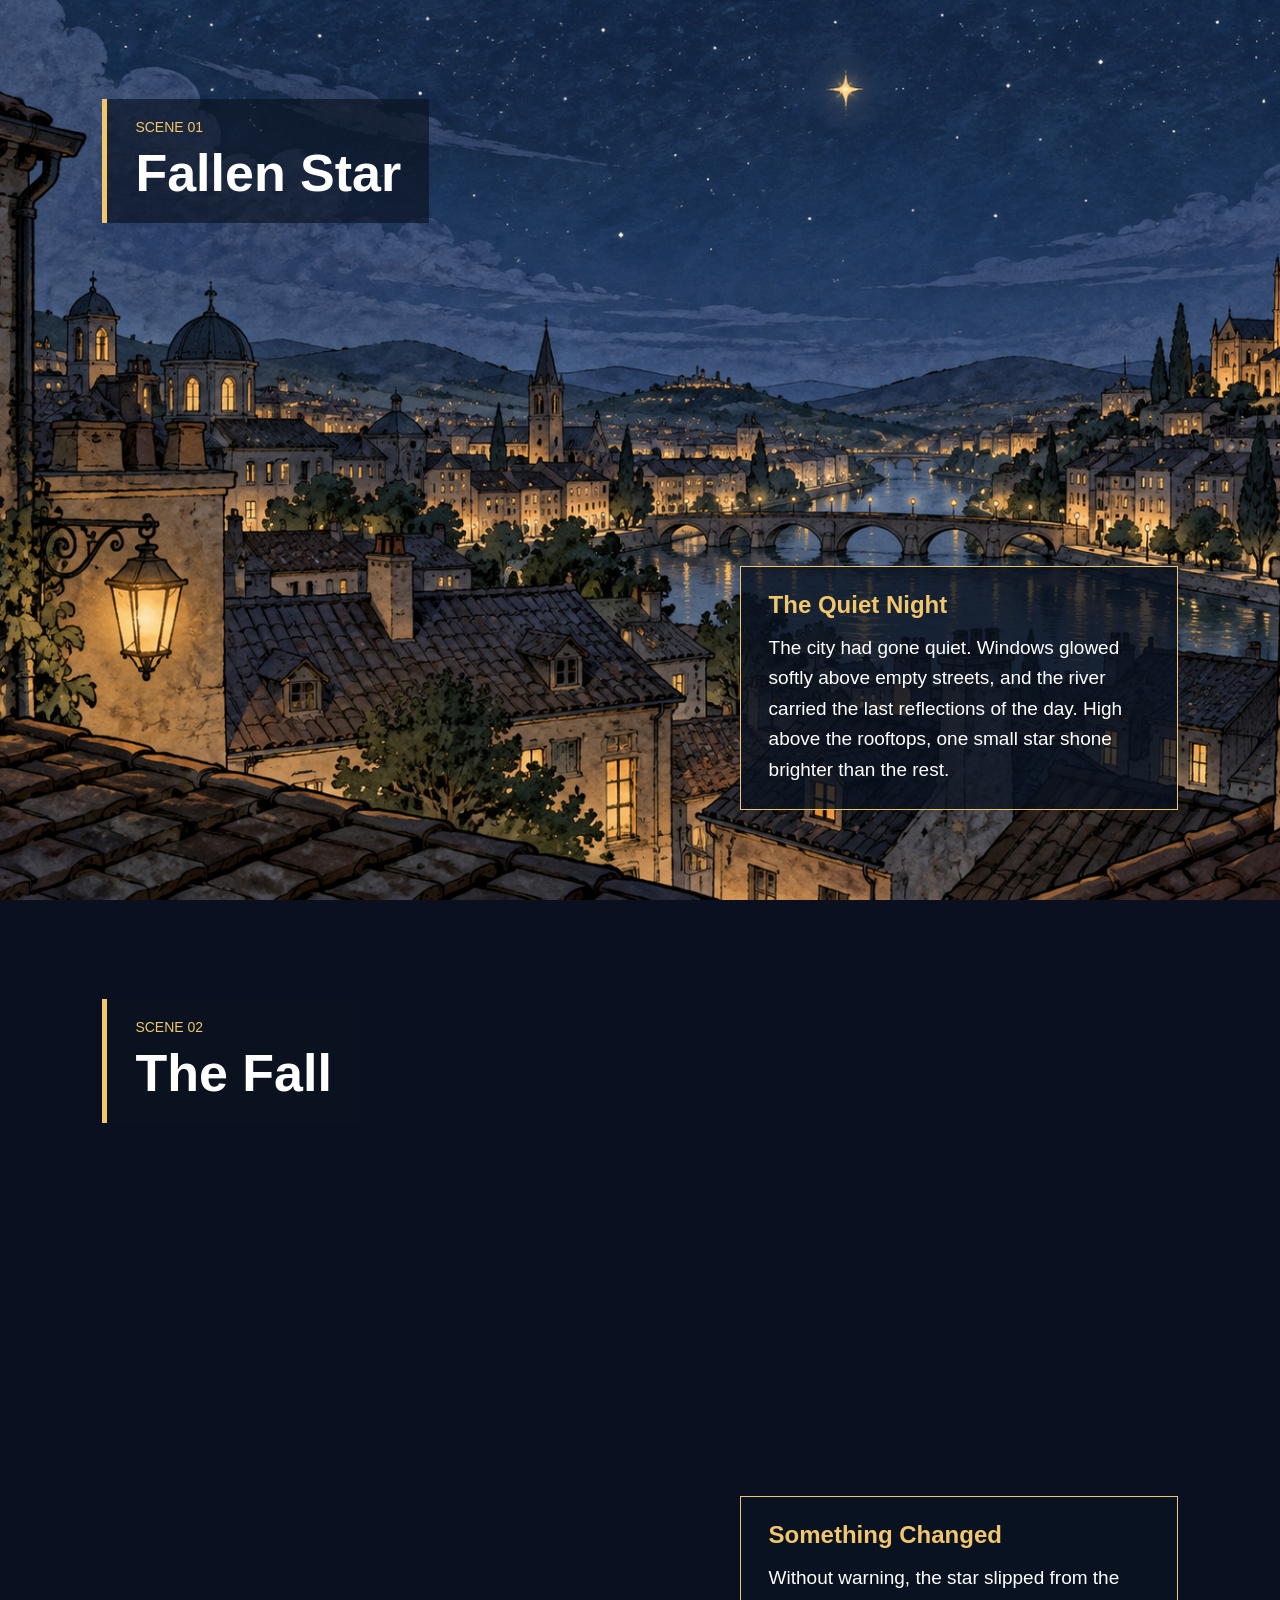
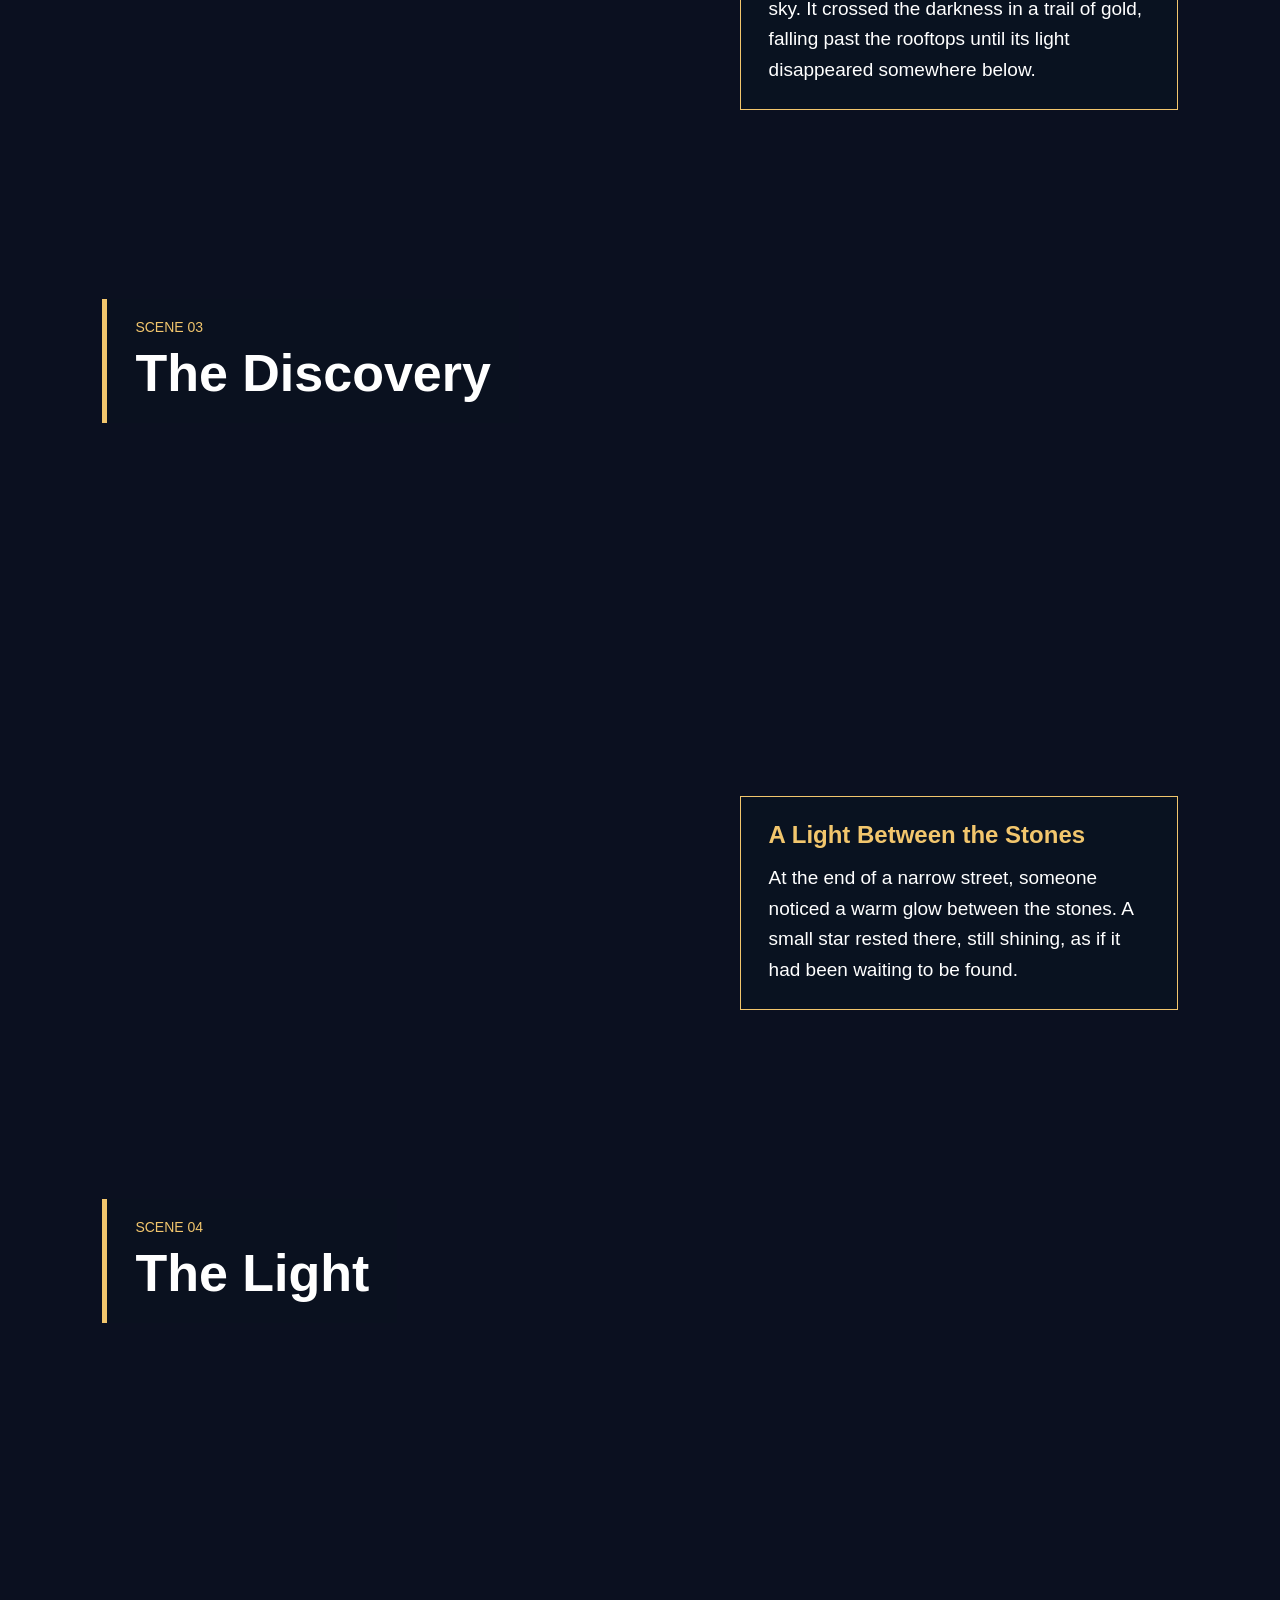
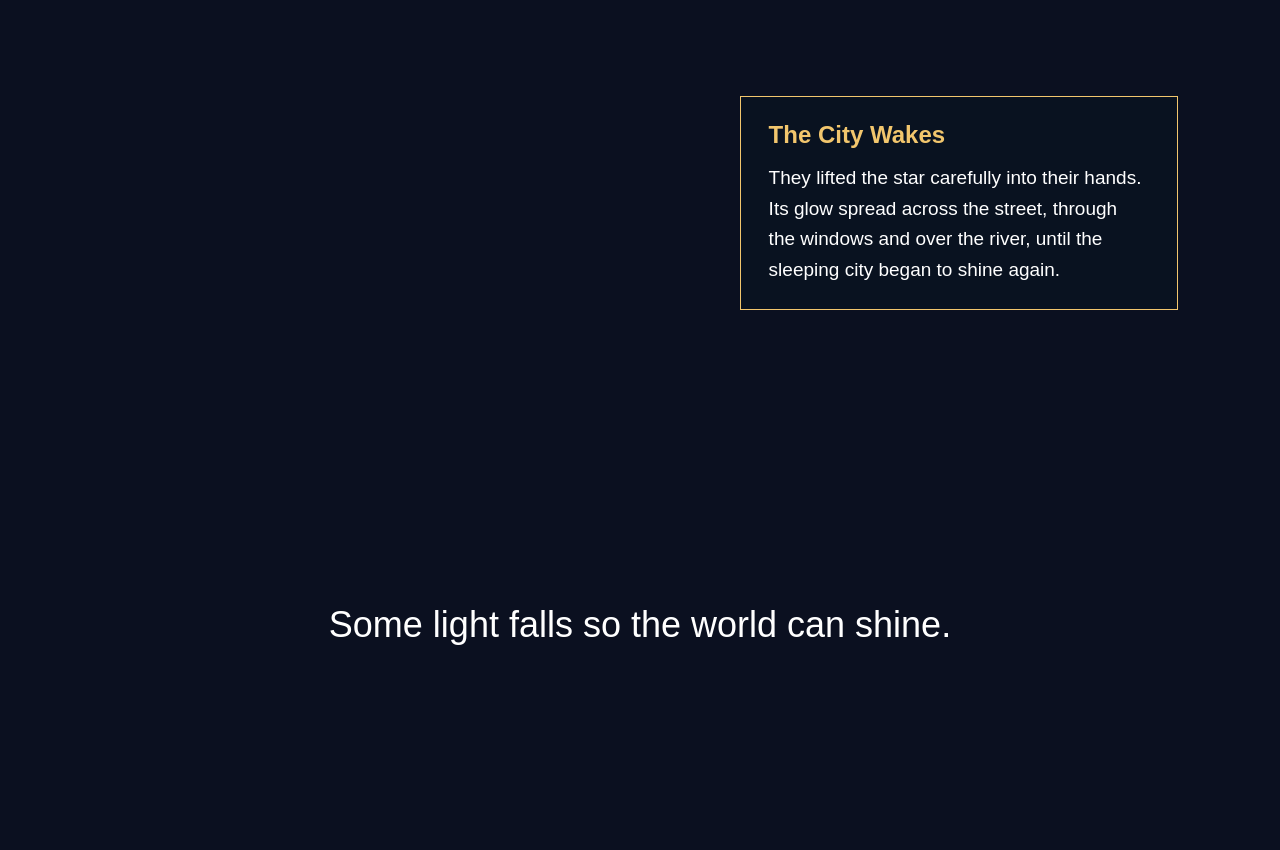
<file: index.html>
<!DOCTYPE html>
<html lang="en">

<head>
  <meta charset="UTF-8">

  <meta name="viewport" content="width=device-width, initial-scale=1.0">
  <!-- This is for making the page fit different screen sizes. -->

  <title>Fallen Star</title>

  <link rel="stylesheet" href="style.css">
  <!-- This is for connecting the CSS file. -->
</head>

<body>

  <section class="scene scene-1">

    <div class="title-box">
      <p>SCENE 01</p>
      <h1>Fallen Star</h1>
    </div>

    <div class="story-box">
      <h2>The Quiet Night</h2>
      <p>
        The city had gone quiet. Windows glowed softly above empty streets,
        and the river carried the last reflections of the day. High above
        the rooftops, one small star shone brighter than the rest.
      </p>
    </div>

  </section>


  <section class="scene scene-2">

    <div class="title-box">
      <p>SCENE 02</p>
      <h1>The Fall</h1>
    </div>

    <div class="story-box">
      <h2>Something Changed</h2>
      <p>
        Without warning, the star slipped from the sky. It crossed the
        darkness in a trail of gold, falling past the rooftops until its
        light disappeared somewhere below.
      </p>
    </div>

  </section>


  <section class="scene scene-3">

    <div class="title-box">
      <p>SCENE 03</p>
      <h1>The Discovery</h1>
    </div>

    <div class="story-box">
      <h2>A Light Between the Stones</h2>
      <p>
        At the end of a narrow street, someone noticed a warm glow between
        the stones. A small star rested there, still shining, as if it had
        been waiting to be found.
      </p>
    </div>

  </section>


  <section class="scene scene-4">

    <div class="title-box">
      <p>SCENE 04</p>
      <h1>The Light</h1>
    </div>

    <div class="story-box">
      <h2>The City Wakes</h2>
      <p>
        They lifted the star carefully into their hands. Its glow spread
        across the street, through the windows and over the river, until
        the sleeping city began to shine again.
      </p>
    </div>

  </section>


  <section class="ending">
    <h2>Some light falls so the world can shine.</h2>
  </section>


  <script src="Script1.js"></script>
  <!-- This is for connecting the JavaScript file. -->

</body>

</html>
</file>
<file: style.css>
html,
body {
  margin: 0;
  height: 100%;
  font-family: Arial, Helvetica, sans-serif;
  background-color: #0b1020;
}


/* Scenes */

.scene {
  height: 100%;

  position: relative;
  /* This is for positioning the text boxes inside each scene. */

  background-position: center;
  background-repeat: no-repeat;

  background-size: cover;
  /* This is for making the image cover the whole scene. */

  background-attachment: fixed;
  /* This is for the parallax scrolling effect. */
}


/* Background images */

.scene-1 {
  background-image: url("images/images1.png");
}

.scene-2 {
  background-image: url("images/images2.png");
}

.scene-3 {
  background-image: url("images/images3.png");
}

.scene-4 {
  background-image: url("images/images4.png");
}


/* Title box */

.title-box {
  position: absolute;
  /* This is for placing the box over the background image. */

  top: 11%;
  left: 8%;

  padding: 20px 28px;

  color: white;

  background-color: rgba(10, 18, 32, 0.65);
  /* This is for making the background partly transparent. */

  border-left: 5px solid #f2c66d;
}

.title-box p {
  margin: 0 0 8px 0;

  color: #f2c66d;
  font-size: 14px;
}

.title-box h1 {
  margin: 0;

  font-size: 52px;
  font-weight: bold;
}


/* Story box */

.story-box {
  position: absolute;

  right: 8%;
  bottom: 10%;

  width: 380px;
  padding: 24px 28px;

  color: white;
  background-color: rgba(10, 18, 32, 0.78);

  border: 1px solid #f2c66d;
}

.story-box h2 {
  margin: 0 0 14px 0;

  color: #f2c66d;
  font-size: 24px;
}

.story-box p {
  margin: 0;

  font-size: 19px;
  line-height: 1.6;
}


/* Ending */

.ending {
  height: 50%;

  display: flex;
  justify-content: center;
  align-items: center;
  /* This is for centering the ending text. */

  background-color: #0b1020;
  color: white;

  text-align: center;
}

.ending h2 {
  font-size: 36px;
  font-weight: normal;
}


/* Scroll reveal */

.js .story-box {
  opacity: 0;
  /* This hides the story box before it is revealed. */

  transform: translateY(30px);
  /* This moves the story box slightly down before it appears. */

  transition: 0.8s;
  /* This makes the reveal movement smooth. */
}

.js .story-box.show {
  opacity: 1;

  transform: translateY(0);
  /* This moves the story box back to its normal position. */
}
</file>
